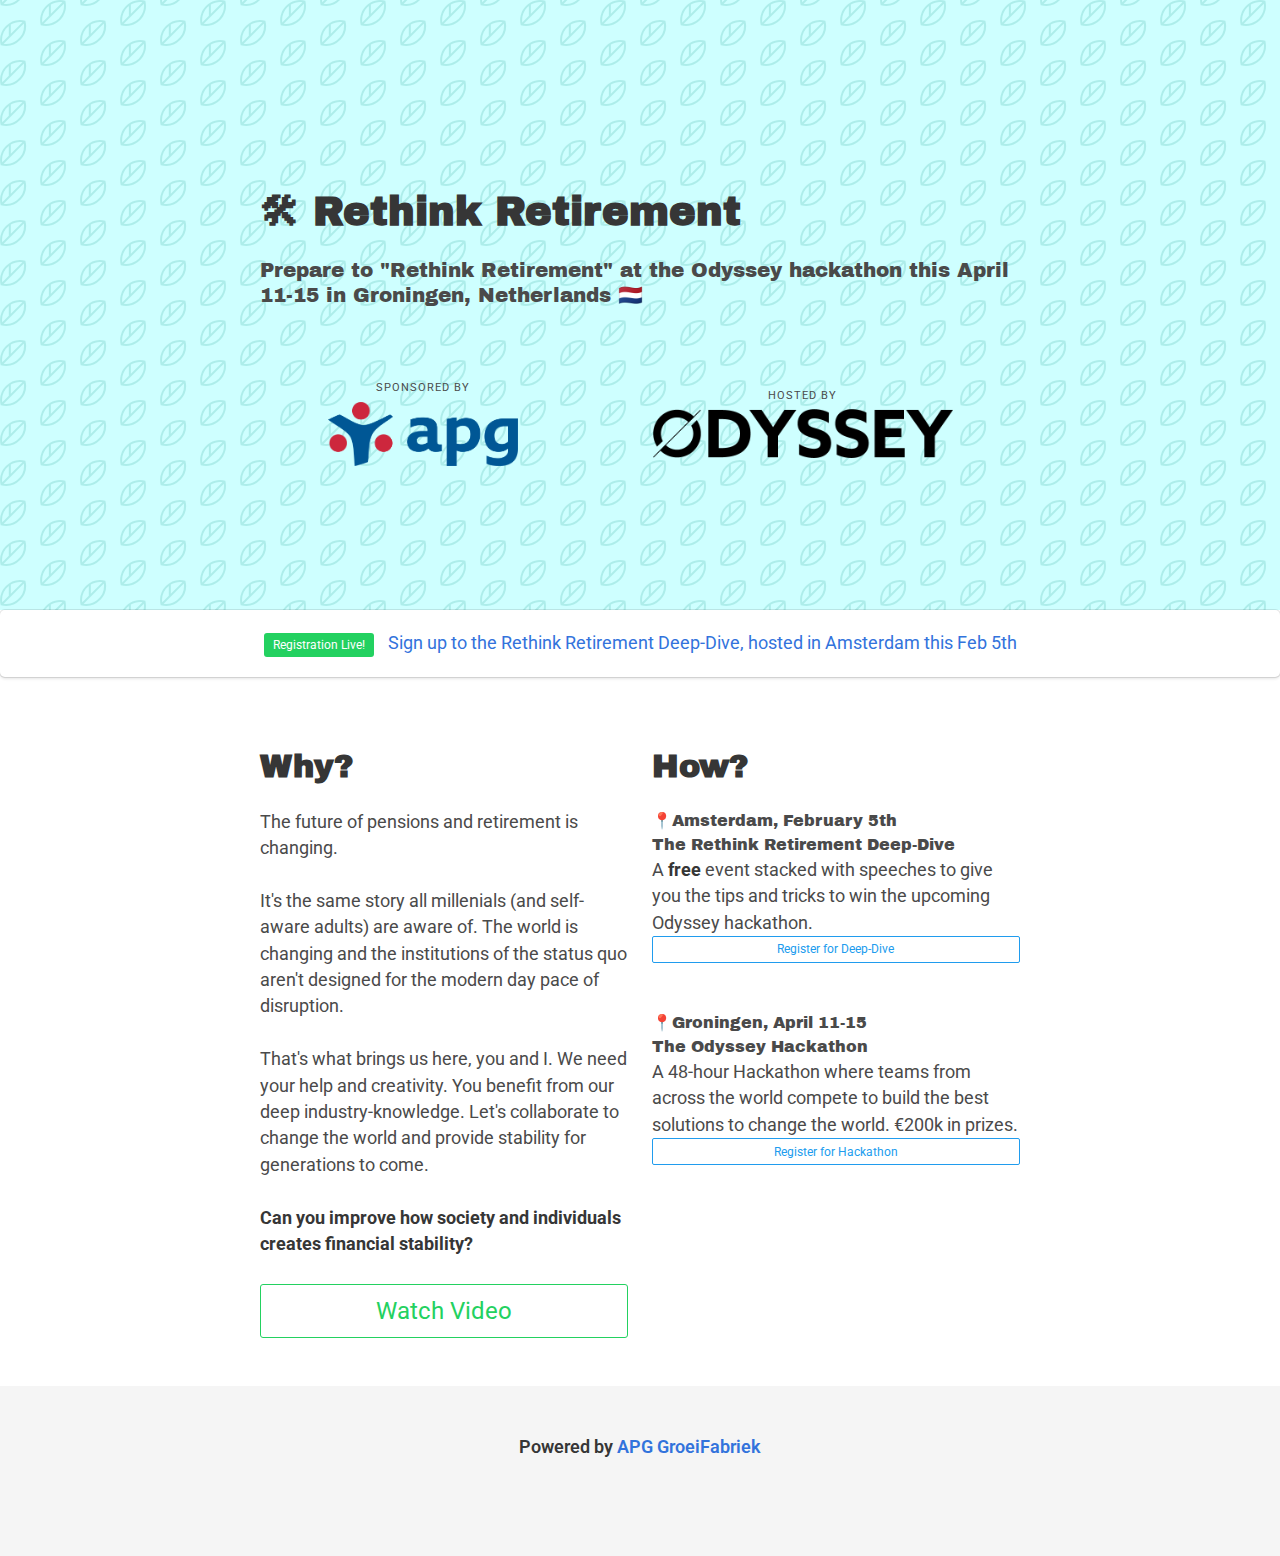
<file: index.html>
<!DOCTYPE html>
<html>
  <head>
    <meta charset="utf-8">
    <meta http-equiv="X-UA-Compatible" content="IE=edge">
    <meta name="viewport" content="width=device-width, initial-scale=1">
    <title>Rethink Pensions</title>
    <link rel="stylesheet" href="css/main.css">

    <!-- Fonts -->
    <link rel="stylesheet" type="text/css" href="css/style.css"><link href="https://fonts.googleapis.com/css?family=Archivo+Black|Roboto" rel="stylesheet">    

  </head>
  <body>

    <!-- HERO -->
    <section class="hero hero-header is-medium">
      <div class="hero-body">
        <div class="container">
          <div class="columns">
            <div class="column is-8-desktop is-offset-2">
              <h2 class="title is-2 is-spaced">
                🛠 Rethink Retirement
              </h2>
              <h4 class="subtitle">
                Prepare to "Rethink Retirement" at the Odyssey hackathon this April 11-15 in Groningen, Netherlands 🇳🇱
              </h4>
              <br><br>
              <div class="level">
                <div class="level-item has-text-centered">
                    <div>
                      <p class="heading">Sponsored by</p>
                      <a href="https://groeifabriek.com/">
                        <img src="media/apg.png" width="190px">
                      </a>
                      
                    </div>
                  </div>
                  <div class="level-item has-text-centered">
                    <div>
                      <p class="heading">Hosted by</p>
                      <a href="https://www.odyssey.org/">
                        <img src="media/odyssey.png" width="300px;">
                      </a>
                    </div>
                  </div>
              </div>
            </div>
          </div>
        </div>
      </div>
    </section>
    <!-- // HERO -->

    <!-- CTA BOX -->
    <div class="box cta">
        <p class="has-text-centered">
            <span class="tag is-success">
              Registration Live!
            </span> 
            <span style="margin-left: 10px;">
              <a href="https://airtable.com/shrjhTsdIonYf4W7Q">
                Sign up to the Rethink Retirement Deep-Dive, hosted in Amsterdam this Feb 5th
              </a>
            </span>
        </p>
    </div>
    <!-- // CTA BOX -->

    <section class="section">
      <div class="container">
        <div class="columns">
          <div class="column is-4-desktop is-offset-2">
            <h1 class="title">
              Why?
            </h1>
            <p>
              The future of pensions and retirement is changing. 
              <br><br>
              It's the same story all millenials (and self-aware adults) are aware of. The world is changing and the institutions of the status quo aren't designed for the modern day pace of disruption. 
              <br><br>
              That's what brings us here, you and I. We need your help and creativity. You benefit from our deep industry-knowledge. Let's collaborate to change the world and provide stability for generations to come.
              <br><br>

              <strong>Can you improve how society and individuals creates financial stability?</strong>

              <br><br>
              <a href="https://youtu.be/iw3LjC-0tp0" class="button is-outlined is-success is-large is-rounded is-fullwidth">Watch Video</a>


            </p>
          </div>
          <div class="column is-4-desktop">
            <h1 class="title">
              How?
            </h1>
            <h3>
            📍Amsterdam, February 5th <br> The Rethink Retirement Deep-Dive
            </h3>
            <p>
              A <strong>free</strong> event stacked with speeches to give you the tips and tricks to win the upcoming Odyssey hackathon.
            </p>
            <a href="https://airtable.com/shrjhTsdIonYf4W7Q" class="button is-small is-outlined is-info is-fullwidth">Register for Deep-Dive</a>
            <br><br>

            <h3>
            📍Groningen, April 11-15 <br> The Odyssey Hackathon
            </h3>
            <p>
              A 48-hour Hackathon where teams from across the world compete to build the best solutions to change the world. €200k in prizes.
            </p>
            <a href="https://odysseyprogram.mobilize.io/registrations/groups/29549" class="button is-small is-outlined is-info is-fullwidth">Register for Hackathon</a>
          </div>
        </div>
      </div>
    </section>

    <!-- <section class="section">
      <div class="container">
        <div class="columns">
          <div class="column is-4 is-offset-2">
            <h1 class="title">
              Trusted Guide
            </h1>
            <p>
              Not everyone is a pension expert, yet everyone needs a pension. For most, navigating personal finance is both bothing yet high-risk for making the wrong decisions. Paying a certified advisor isn't financially practical for most people, nor is the user experience friendly to a rising generation familiar with apps available 24/7. 
            </p>
            <br><br>
            <a href="http://wiki.groeifabriek.com/" class="button is-info is-pulled-right">Read More</a>
          </div>
          <div class="column is-4">
            <h1 class="title">
              F.I.R.E. Starter
            </h1>
            <p>
              Financially Independent & Retire Early. FIRE is a movement of individuals who live small and save large to achieve a not so long-term goal of early retirement. While seemingly radicaly in our consumerist culture, many young people are retiring in their 30s to live comfortably and pursuing their non profitable ambitions.
            </p>
            <br><br>
            <a href="http://wiki.groeifabriek.com/" class="button is-info is-pulled-right">Read More</a>
          </div>
        </div>
        <div class="columns">
          <div class="column is-8-desktop is-offset-2">
            <h1 class="title">
              Coming Soon
            </h1>
            <p>
              We'll be adding more resources here to assist you in the right direction. In the meantime, you can get in contact via the form.
            </p>
          </div>
        </div>
        <div class="columns">
          <div class="column is-6 is-offset-3">

            <div class="field">
              <label class="label">Name</label>
              <div class="control">
                <input class="input" type="text" placeholder="Satoshi Nakamoto">
              </div>
            </div>

            <div class="field">
              <label class="label">Email</label>
              <div class="control">
                <input class="input" type="email" placeholder="satoshi@gmx.de" value="">
              </div>
              <p class="help is-danger">This email is invalid</p>
            </div>

            <div class="field">
              <label class="label">Message</label>
              <div class="control">
                <textarea class="textarea" placeholder="Hear me out, I have this great idea..."></textarea>
              </div>
            </div>

            <div class="field">
              <div class="control">
                <label class="checkbox">
                  <input type="checkbox">
                  I agree to the <a href="#">terms and conditions</a>
                </label>
              </div>
            </div>

            <div class="field is-grouped">
              <div class="control">
                <button class="button is-link">Submit</button>
              </div>
            </div>
          </div>
        </div>
      </div>
    </section> -->

    <!-- FOOTER -->
    <footer class="footer has-text-centered">
      <div class="container">
         <div class="columns">
          <div class="column is-8-desktop is-offset-2-desktop">
            <p>
              <strong class="has-text-weight-semibold">
                Powered by <a href="https://GroeiFabriek.com">APG GroeiFabriek</a>
              </strong>
            </p>
            <!-- <p style="margin-top: 1rem;">
              <a href="http://bulma.io">
                <img src="made-with-bulma.png" alt="Made with Bulma" width="128" height="24">
              </a>
            </p> -->
          </div>
        </div>
      </div>
    </footer>
    <!-- // FOOTER -->

  </body>
</html>
</file>
<file: css/style.css>
h1, h2, h3, h4, h5, h6 {
    font-family: "Archivo Black";
}

body {
    font-family: "Roboto";
}

p {
    font-size: 1.1em;
}

.hero-header {
    background-size: cover;
    background: #ceffff url("data:image/svg+xml,%3Csvg xmlns='http://www.w3.org/2000/svg' viewBox='0 0 80 40' width='80' height='40'%3E%3Cpath fill='%233CAEA392' fill-opacity='0.4' d='M0 40a19.96 19.96 0 0 1 5.9-14.11 20.17 20.17 0 0 1 19.44-5.2A20 20 0 0 1 20.2 40H0zM65.32.75A20.02 20.02 0 0 1 40.8 25.26 20.02 20.02 0 0 1 65.32.76zM.07 0h20.1l-.08.07A20.02 20.02 0 0 1 .75 5.25 20.08 20.08 0 0 1 .07 0zm1.94 40h2.53l4.26-4.24v-9.78A17.96 17.96 0 0 0 2 40zm5.38 0h9.8a17.98 17.98 0 0 0 6.67-16.42L7.4 40zm3.43-15.42v9.17l11.62-11.59c-3.97-.5-8.08.3-11.62 2.42zm32.86-.78A18 18 0 0 0 63.85 3.63L43.68 23.8zm7.2-19.17v9.15L62.43 2.22c-3.96-.5-8.05.3-11.57 2.4zm-3.49 2.72c-4.1 4.1-5.81 9.69-5.13 15.03l6.61-6.6V6.02c-.51.41-1 .85-1.48 1.33zM17.18 0H7.42L3.64 3.78A18 18 0 0 0 17.18 0zM2.08 0c-.01.8.04 1.58.14 2.37L4.59 0H2.07z'%3E%3C/path%3E%3C/svg%3E");
    box-sizing: border-box;
    padding-top: 5vh;
    -webkit-animation: slide 20s linear infinite;
    }


    @-webkit-keyframes slide {
              from { background-position: 0 0; }
              to { background-position: -400px 0; }
    }
     
    @-webkit-keyframes animate {
        from {background-position:0 0;}
        to {background-position: 500px 0;}
    }
     
    @-moz-keyframes animate {
        from {background-position:0 0;}
        to {background-position: 500px 0;}
    }
     
    @-ms-keyframes animate {
        from {background-position:0 0;}
        to {background-position: 500px 0;}
    }
     
    @-o-keyframes animate {
        from {background-position:0 0;}
        to {background-position: 500px 0;}
    }
     
    @keyframes animate {
        from {background-position:0 0;}
        to {background-position: 500px 0;}
    }
}
</file>
